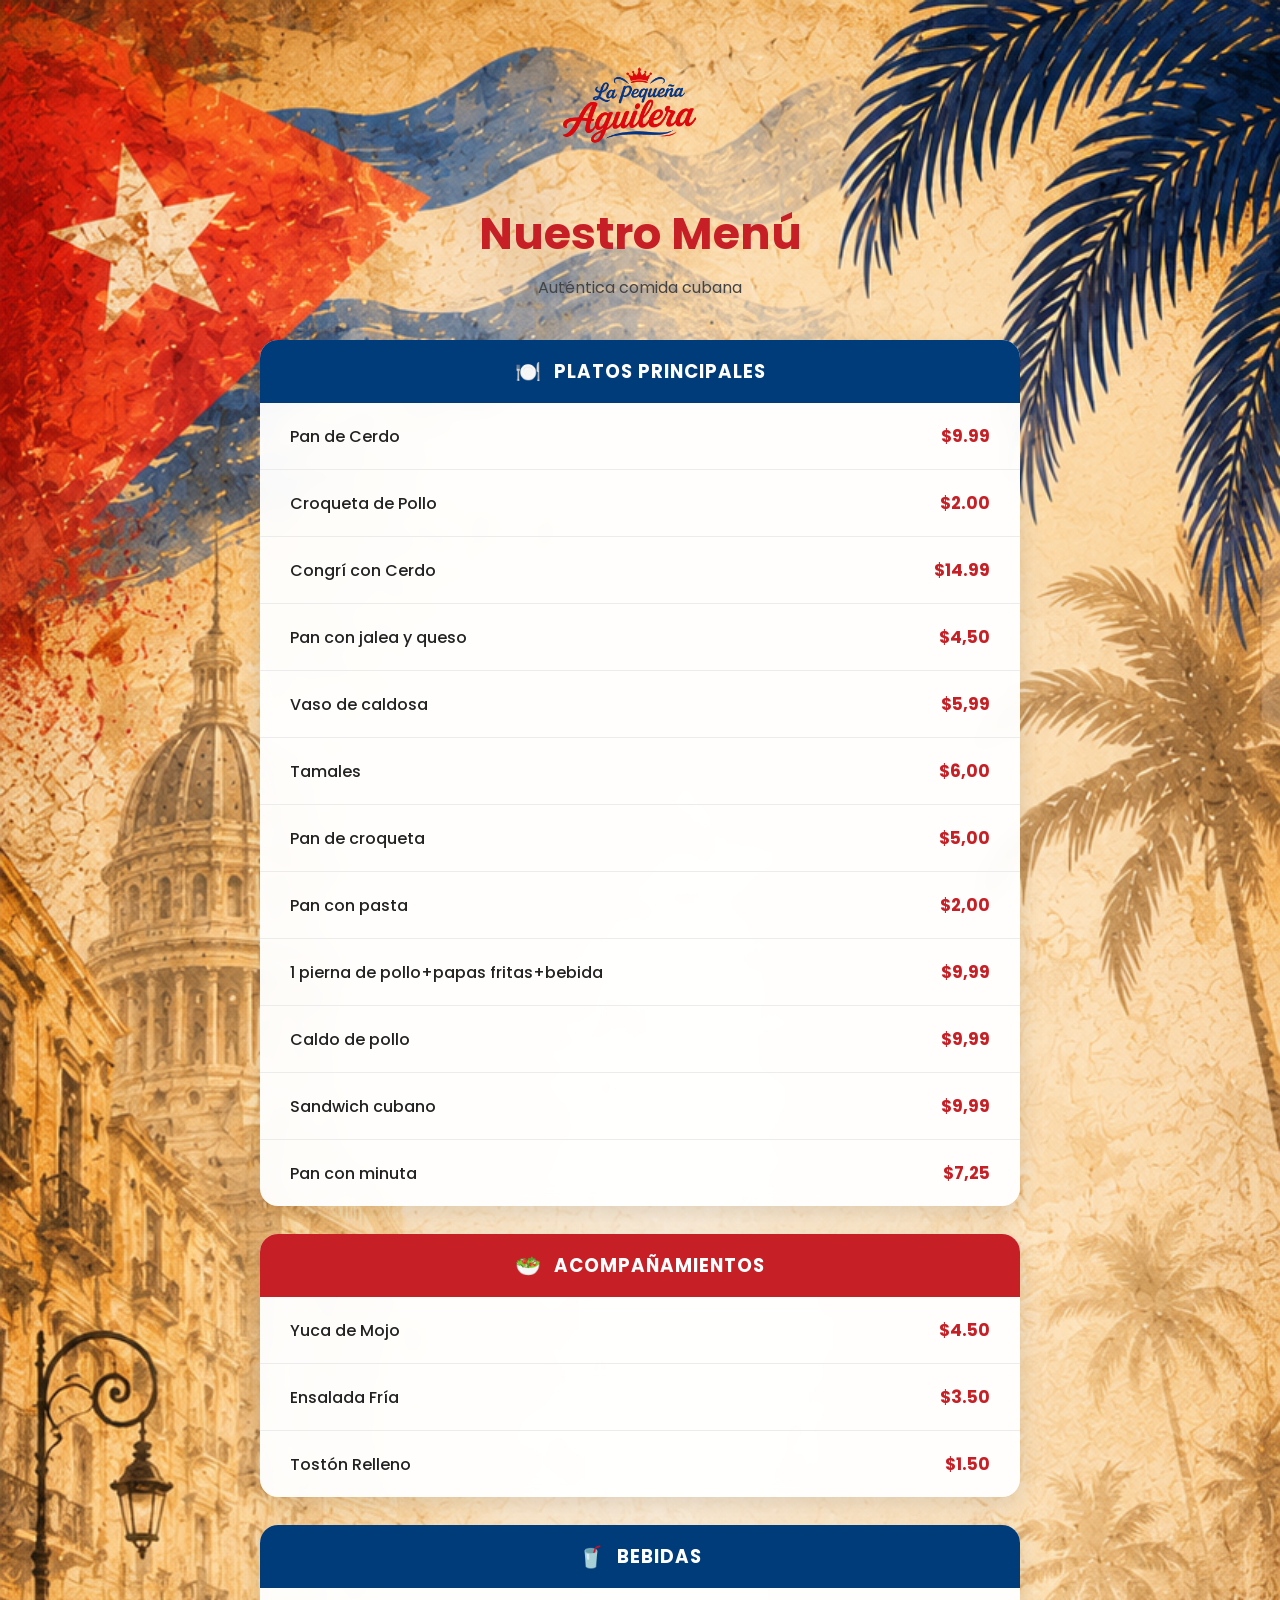
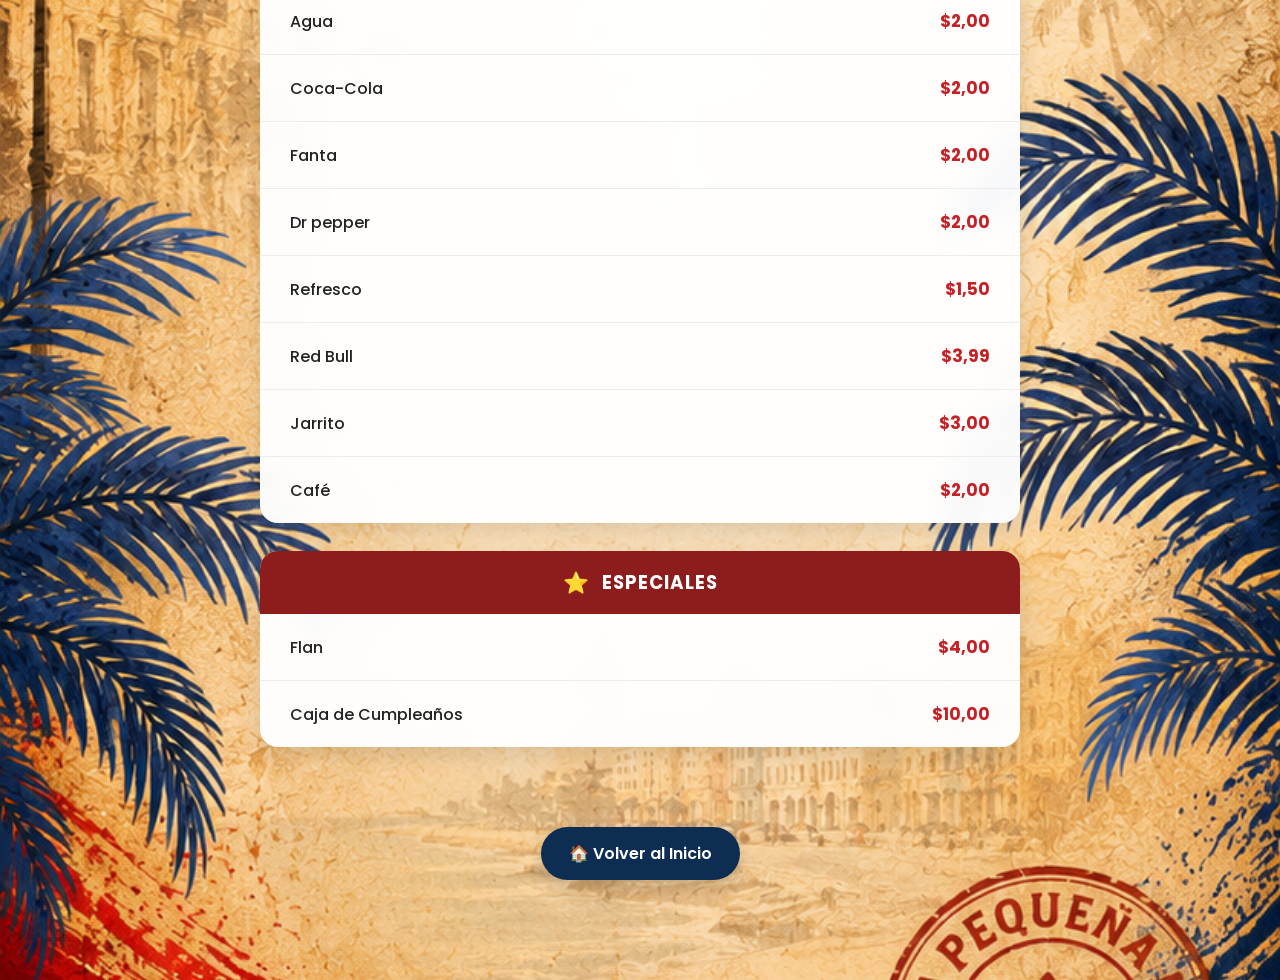
<file: menu.html>
<!DOCTYPE html>
<html lang="es">

<head>

    <meta charset="UTF-8">

    <meta name="viewport" content="width=device-width, initial-scale=1.0">

    <title>Menú | La Pequeña Aguilera</title>

    <link rel="stylesheet" href="css/menu.css">

    <link rel="preconnect" href="https://fonts.googleapis.com">

    <link rel="preconnect" href="https://fonts.gstatic.com" crossorigin>

    <link href="https://fonts.googleapis.com/css2?family=Poppins:wght@300;400;500;600;700;800&display=swap" rel="stylesheet">

</head>

<body>

<header class="hero-menu">

    <img src="assets/images/logo.png" class="logo" alt="Logo">

    <h1>Nuestro Menú</h1>

    <p>Auténtica comida cubana</p>

</header>


<!-- PLATOS PRINCIPALES -->

<section class="categoria">

    <div class="titulo azul">

        <span class="icono">🍽️</span>

        <span>PLATOS PRINCIPALES</span>

    </div>

    <div class="lista">

        <div class="item">
            <span class="nombre">Pan de Cerdo</span>
            <span class="precio">$9.99</span>
        </div>

        <div class="item">
            <span class="nombre">Croqueta de Pollo</span>
            <span class="precio">$2.00</span>
        </div>

        <div class="item">
            <span class="nombre">Congrí con Cerdo</span>
            <span class="precio">$14.99</span>
        </div>

        <div class="item">
            <span class="nombre">Pan con jalea y queso</span>
            <span class="precio">$4,50</span>
        </div>

        <div class="item">
            <span class="nombre">Vaso de caldosa</span>
            <span class="precio">$5,99</span>
        </div>

        <div class="item">
            <span class="nombre">Tamales</span>
            <span class="precio">$6,00</span>
        </div>

        <div class="item">
            <span class="nombre">Pan de croqueta</span>
            <span class="precio">$5,00</span>
        </div>

        <div class="item">
            <span class="nombre">Pan con pasta</span>
            <span class="precio">$2,00</span>
        </div>

        <div class="item">
            <span class="nombre">1 pierna de pollo+papas fritas+bebida</span>
            <span class="precio">$9,99</span>
        </div>

        <div class="item">
            <span class="nombre">Caldo de pollo</span>
            <span class="precio">$9,99</span>
        </div>

        <div class="item">
            <span class="nombre">Sandwich cubano</span>
            <span class="precio">$9,99</span>
        </div>

        <div class="item">
            <span class="nombre">Pan con minuta</span>
            <span class="precio">$7,25</span>
        </div>


    </div>

</section>


<!-- ACOMPAÑAMIENTOS -->

<section class="categoria">

    <div class="titulo rojo">

        <span class="icono">🥗</span>

        <span>ACOMPAÑAMIENTOS</span>

    </div>

    <div class="lista">

        <div class="item">
            <span class="nombre">Yuca de Mojo</span>
            <span class="precio">$4.50</span>
        </div>

        <div class="item">
            <span class="nombre">Ensalada Fría</span>
            <span class="precio">$3.50</span>
        </div>

        <div class="item">
            <span class="nombre">Tostón Relleno</span>
            <span class="precio">$1.50</span>
        </div>

    </div>

</section>


<!-- BEBIDAS -->

<section class="categoria">

    <div class="titulo azul">

        <span class="icono">🥤</span>

        <span>BEBIDAS</span>

    </div>

    <div class="lista">

        <div class="item">
            <span class="nombre">Agua</span>
            <span class="precio">$2,00</span>
        </div>

        <div class="item">
            <span class="nombre">Coca-Cola</span>
            <span class="precio">$2,00</span>
        </div>

        <div class="item">
            <span class="nombre">Fanta</span>
            <span class="precio">$2,00</span>
        </div>

        <div class="item">
            <span class="nombre">Dr pepper</span>
            <span class="precio">$2,00</span>
        </div>

        <div class="item">
            <span class="nombre">Refresco</span>
            <span class="precio">$1,50</span>
        </div>

        <div class="item">
            <span class="nombre">Red Bull</span>
            <span class="precio">$3,99</span>
        </div>

        <div class="item">
            <span class="nombre">Jarrito</span>
            <span class="precio">$3,00</span>
        </div>

        <div class="item">
            <span class="nombre">Café</span>
            <span class="precio">$2,00</span>
        </div>


    </div>

</section>

<section class="categoria">

    <div class="titulo especial">

        <span class="icono">⭐</span>

        <span>ESPECIALES</span>

    </div>

    <div class="lista">

        <div class="item">
            <span class="nombre">Flan</span>
            <span class="precio">$4,00</span>
        </div>

        <div class="item">
            <span class="nombre">Caja de Cumpleaños</span>
            <span class="precio">$10,00</span>
        </div>

    </div>

</section>


<footer class="footer-menu">

    <a href="index.html" class="btn-volver">
        🏠 Volver al Inicio
    </a>

</footer>
</file>
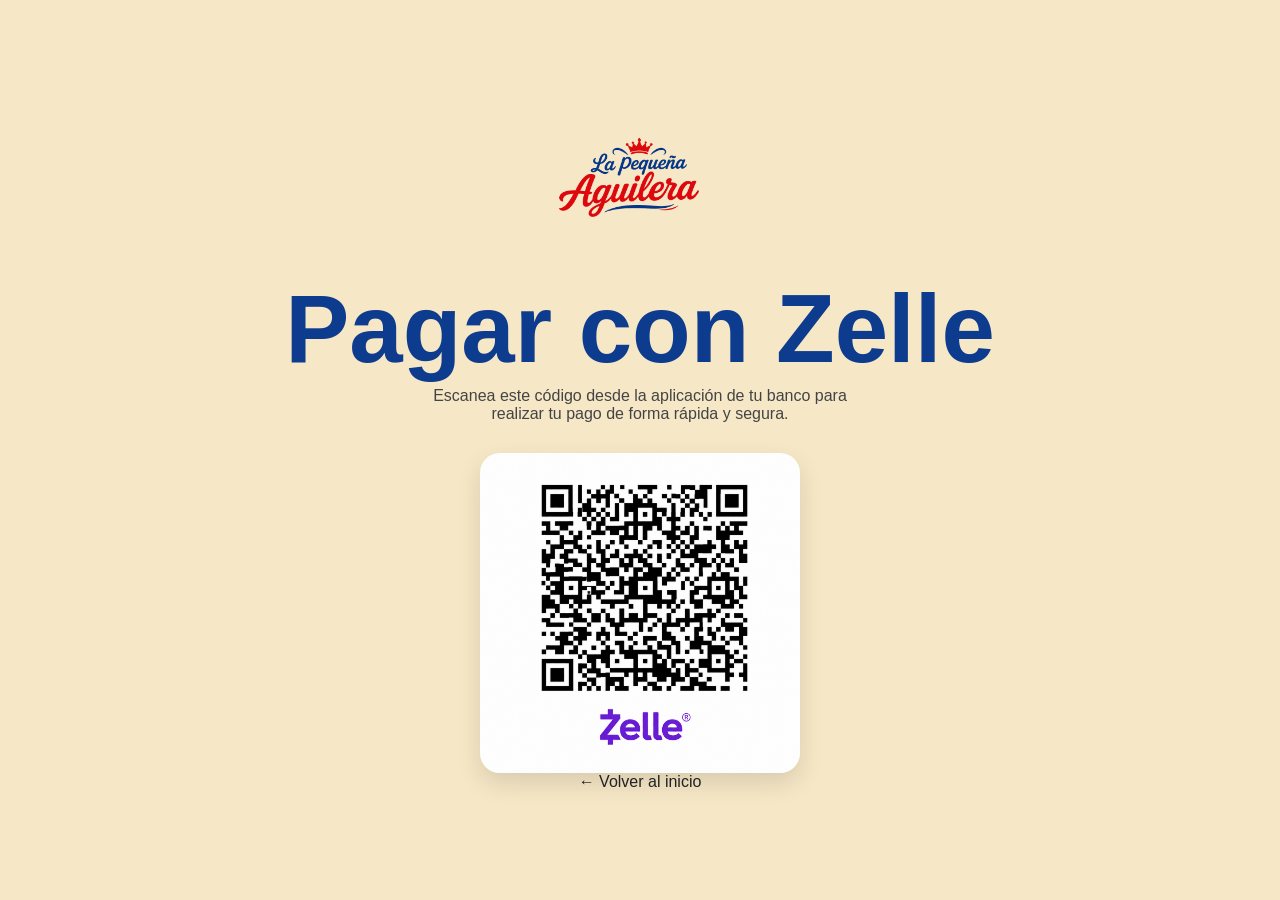
<file: zelle.html>
<!DOCTYPE html>
<html lang="es">

<head>
<meta charset="UTF-8">
<meta name="viewport" content="width=device-width, initial-scale=1.0">

<title>Pagar con Zelle</title>

<link rel="stylesheet" href="css/style.css">

<style>

.zelle-page{
    min-height:100vh;
    display:flex;
    flex-direction:column;
    justify-content:center;
    align-items:center;
    text-align:center;
    padding:40px 20px;
    background:#F6E7C6;
}

.zelle-page img.logo{
    width:220px;
    margin-bottom:25px;
}

.zelle-page h1{
    color:#0D3B8E;
    margin-bottom:10px;
}

.zelle-page p{
    max-width:450px;
    color:#444;
    margin-bottom:30px;
}

.qr-zelle{
    width:320px;
    max-width:90%;
    border-radius:20px;
    box-shadow:0 10px 25px rgba(0,0,0,.12);
}

.btn-home{

    margin-top:35px;
    background:#0D3B8E;
    color:white;
    padding:15px 35px;
    border-radius:50px;
    text-decoration:none;
    font-weight:bold;
    transition:.3s;

}

.btn-home:hover{

    background:#C62828;

}

</style>

</head>

<body>

<section class="zelle-page">

<img src="assets/images/logo.png" class="logo">

<h1>Pagar con Zelle</h1>

<p>
Escanea este código desde la aplicación de tu banco para realizar tu pago de forma rápida y segura.
</p>

<img src="assets/images/zelle-qr.png"
     alt="QR Zelle"
     class="qr-zelle">
     
← Volver al inicio
</a>

</section>

</body>

</html>
</file>
<file: css/menu.css>
/*==============================
    RESET
==============================*/

*{
    margin:0;
    padding:0;
    box-sizing:border-box;
}

html{
    scroll-behavior:smooth;
}

body{

    font-family:'Poppins',sans-serif;

    background:url("../assets/bg/fondo-hero.png") center top no-repeat;

    background-size:cover;

    color:#222;

    padding:20px;

}


/*==============================
    ENCABEZADO
==============================*/

.hero-menu{

    text-align:center;

    margin-bottom:40px;

}

.logo{

    width:170px;

    margin:20px auto;

    display:block;

}

.hero-menu h1{

    color:#c62026;

    font-size:2.2rem;

    margin-bottom:8px;

}

.hero-menu p{

    color:#444;

    font-size:1rem;

}


/*==============================
    CATEGORÍAS
==============================*/

.categoria{

    background:rgba(255,255,255,.96);
backdrop-filter:blur(8px);

    border-radius:18px;

    overflow:hidden;

    margin-bottom:28px;

    box-shadow:0 8px 25px rgba(0,0,0,.12);

}

.titulo{

    display:flex;

    justify-content:center;

    align-items:center;

    gap:12px;

    padding:16px;

    font-size:1.15rem;

    font-weight:700;

    color:white;

    letter-spacing:1px;

}

.icono{

    font-size:1.3rem;

}

.azul{

    background:#003b7a;

}

.rojo{

    background:#c62026;

}

.especial{

    background:#8d1d1d;

}


/*==============================
    PLATOS
==============================*/

.item{

    display:flex;

    justify-content:space-between;

    align-items:center;

    padding:18px 20px;

    border-bottom:1px solid #ececec;

    transition:.25s;

}

.item:hover{

    background:#fff7ec;

}

.item:last-child{

    border-bottom:none;

}

.nombre{

    font-size:1rem;

    font-weight:500;

}

.precio{

    font-size:1.05rem;

    font-weight:700;

    color:#c62026;

}


/*==============================
    FOOTER
==============================*/

footer{

    text-align:center;

    margin:40px 0;

}

footer a{

    text-decoration:none;

    color:#003b7a;

    font-weight:700;

}


/*==============================
    TABLET
==============================*/

@media(min-width:768px){

body{

    max-width:800px;

    margin:auto;

}

.hero-menu h1{

    font-size:2.8rem;

}

.logo{

    width:210px;

}

.item{

    padding:20px 30px;

}

}
/* ==========================
   BOTÓN VOLVER AL INICIO
========================== */

.footer-menu{
    text-align:center;
    padding:40px 20px;
}

.btn-volver{
    display:inline-flex;
    align-items:center;
    justify-content:center;

    background:#0d2d52;
    color:#ffffff;

    text-decoration:none;
    font-weight:600;
    font-size:1rem;

    padding:14px 28px;

    border-radius:40px;

    box-shadow:0 8px 18px rgba(0,0,0,.18);

    transition:all .3s ease;
}

.btn-volver:hover{
    background:#c81f25;
    transform:translateY(-2px);
}
</file>
<file: css/style.css>
/* ==========================
   RESET
========================== */

*{
    margin:0;
    padding:0;
    box-sizing:border-box;
}

html{
    scroll-behavior:smooth;
}

body{
    font-family:'Poppins',sans-serif;
    color:#222;

    background:url("../assets/bg/fondo-hero.png") center top no-repeat;
    background-size:cover;
    background-attachment:scroll;
}


/* ==========================
   HERO
========================== */

.hero{
    min-height:auto;

    display:flex;
    flex-direction:column;
    justify-content:center;
    align-items:center;

    text-align:center;

    padding:30px 20px 10px;
}

.logo{

    width:330px;

    max-width:95%;

    margin-bottom:15px;

}

.mascota{

    width:300px;

    max-width:90%;

    margin-top:-70px;

    margin-bottom:5px;

}

.subtitulo{

    font-size:1rem;

    letter-spacing:3px;

    color:#333;

    margin-bottom:10px;

}

h1{

    font-size:3rem;

    font-weight:800;

    color:#c81f25;

    line-height:1;

}

.descripcion{

    max-width:340px;

    margin-top:15px;

    margin-bottom:10px;

    font-size:1rem;

    line-height:1.8;

}

/* ==========================
   CONTACTO
========================== */

.contact-links{

    display:flex;

    flex-direction:column;

    gap:18px;

}

.contact-links a{

    text-decoration:none;

    color:#003b7a;

    font-size:1.1rem;

    font-weight:700;

}


/* ==========================
   FOOTER
========================== */

footer{

    text-align:center;

    padding:40px 20px;

    color:white;

    background:#0d2d52;

    margin-top:60px;

}


/* ==========================
   TABLET
========================== */

@media(min-width:768px){

.logo{

    width:230px;

}

.mascota{

    width:330px;

}

h1{

    font-size:5rem;

}

.descripcion{

    max-width:550px;

}

.about,
.menu-preview,
.contacto{

    padding:50px;

}

}


/* ==========================
   DESKTOP
========================== */

@media(min-width:1200px){

.hero{

    padding:70px;

}

.logo{

    width:260px;

}

.mascota{

    width:380px;

}

h1{

    font-size:6rem;

}

}
/* ==========================
   ACCESO RÁPIDO
========================== */

.acceso-rapido{

    max-width:900px;
    margin:0 auto 40px;
    padding:20px;

}

.acceso-rapido h2{

    text-align:center;
    font-size:2rem;
    color:#0d2d52;
    margin-bottom:30px;

}

.acciones{

    display:flex;
    flex-direction:column;
    gap:18px;

}

.accion-card{

    display:flex;
    align-items:center;
    justify-content:space-between;

    background:#fff;

    border-radius:22px;

    padding:18px 22px;

    text-decoration:none;

    color:#222;

    box-shadow:0 10px 25px rgba(0,0,0,.12);

}

.icono-card{

    width:58px;
    height:58px;

    background:#c81f25;

    color:#fff;

    border-radius:50%;

    display:flex;
    justify-content:center;
    align-items:center;

    font-size:1.5rem;

    flex-shrink:0;

}

.icono-card img{
    width:30px;
    height:30px;
    object-fit:contain;
    display:block;
}

.texto-card{

    flex:1;

    margin-left:18px;

}

.texto-card h3{

    color:#0d2d52;

    margin-bottom:4px;

}

.texto-card p{

    color:#666;

    font-size:.95rem;

}

.flecha{

    font-size:1.8rem;

    color:#0d2d52;

}
</file>
